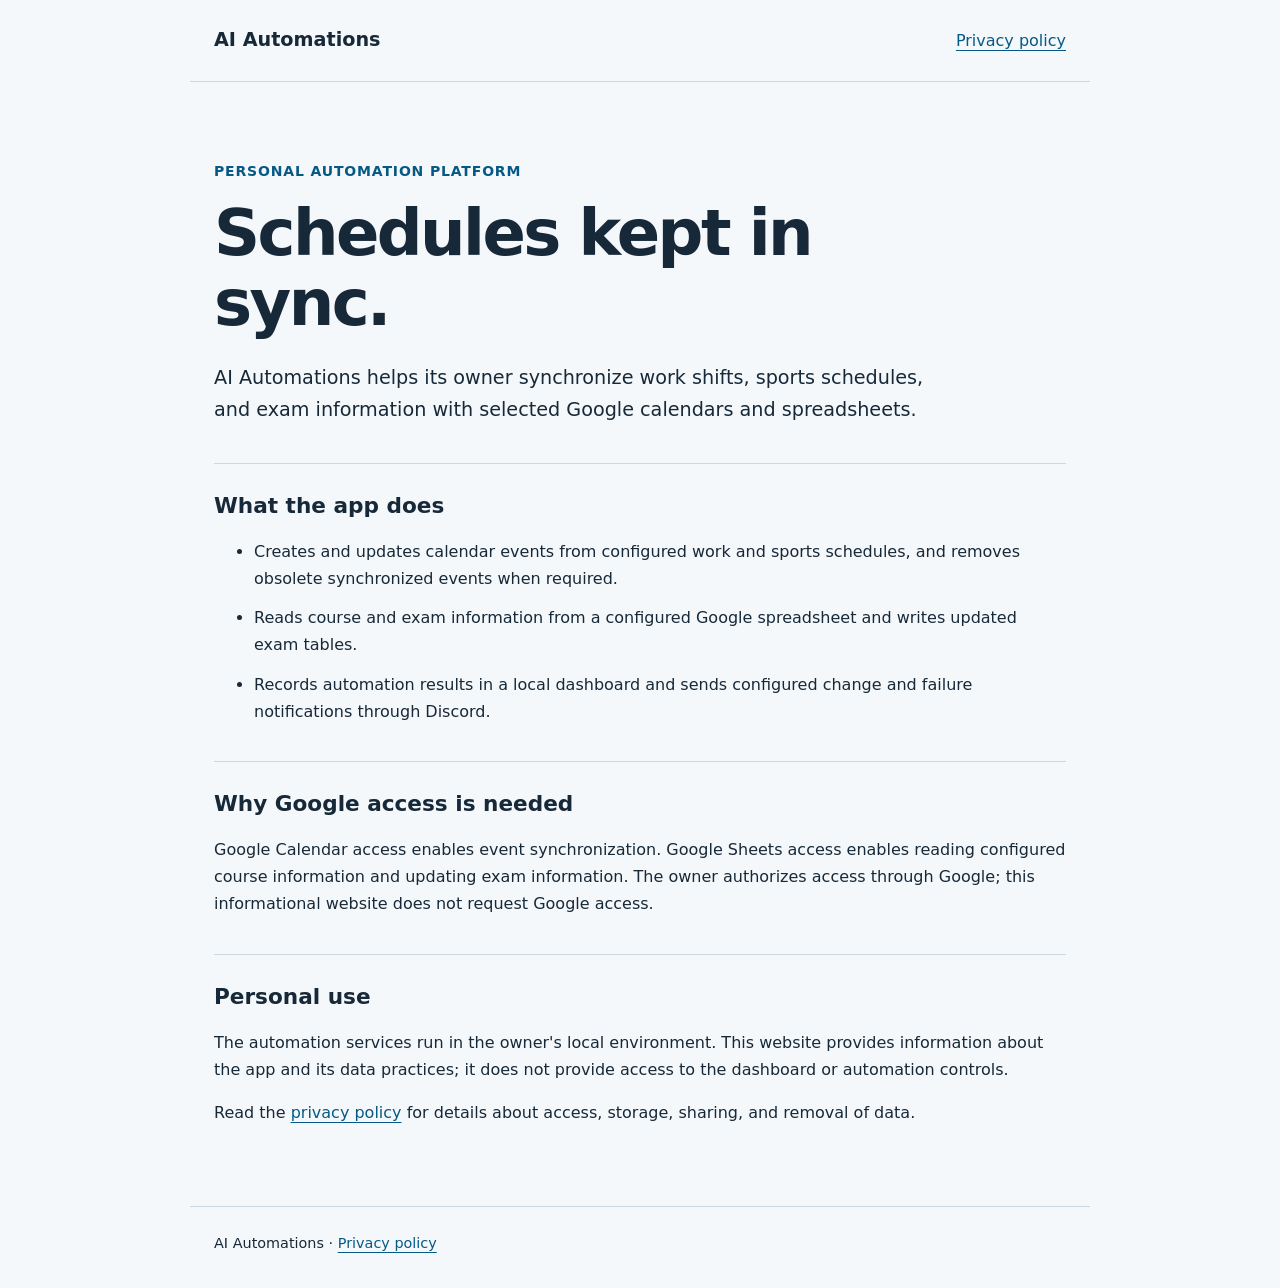
<file: index.html>
<!doctype html>
<html lang="en">
<head>
  <meta charset="utf-8">
  <meta name="viewport" content="width=device-width, initial-scale=1">
  <meta name="description" content="AI Automations is a personal automation platform for schedule and exam synchronization.">
  <title>AI Automations</title>
  <link rel="stylesheet" href="styles.css">
</head>
<body>
  <header><a class="brand" href="index.html">AI Automations</a><nav aria-label="Main"><a href="privacy.html">Privacy policy</a></nav></header>
  <main>
    <p class="eyebrow">Personal automation platform</p>
    <h1>Schedules kept in sync.</h1>
    <p class="intro">AI Automations helps its owner synchronize work shifts, sports schedules, and exam information with selected Google calendars and spreadsheets.</p>
    <section><h2>What the app does</h2>
      <ul><li>Creates and updates calendar events from configured work and sports schedules, and removes obsolete synchronized events when required.</li><li>Reads course and exam information from a configured Google spreadsheet and writes updated exam tables.</li><li>Records automation results in a local dashboard and sends configured change and failure notifications through Discord.</li></ul>
    </section>
    <section><h2>Why Google access is needed</h2><p>Google Calendar access enables event synchronization. Google Sheets access enables reading configured course information and updating exam information. The owner authorizes access through Google; this informational website does not request Google access.</p></section>
    <section><h2>Personal use</h2><p>The automation services run in the owner's local environment. This website provides information about the app and its data practices; it does not provide access to the dashboard or automation controls.</p><p>Read the <a href="privacy.html">privacy policy</a> for details about access, storage, sharing, and removal of data.</p></section>
  </main>
  <footer>AI Automations · <a href="privacy.html">Privacy policy</a></footer>
</body>
</html>
</file>
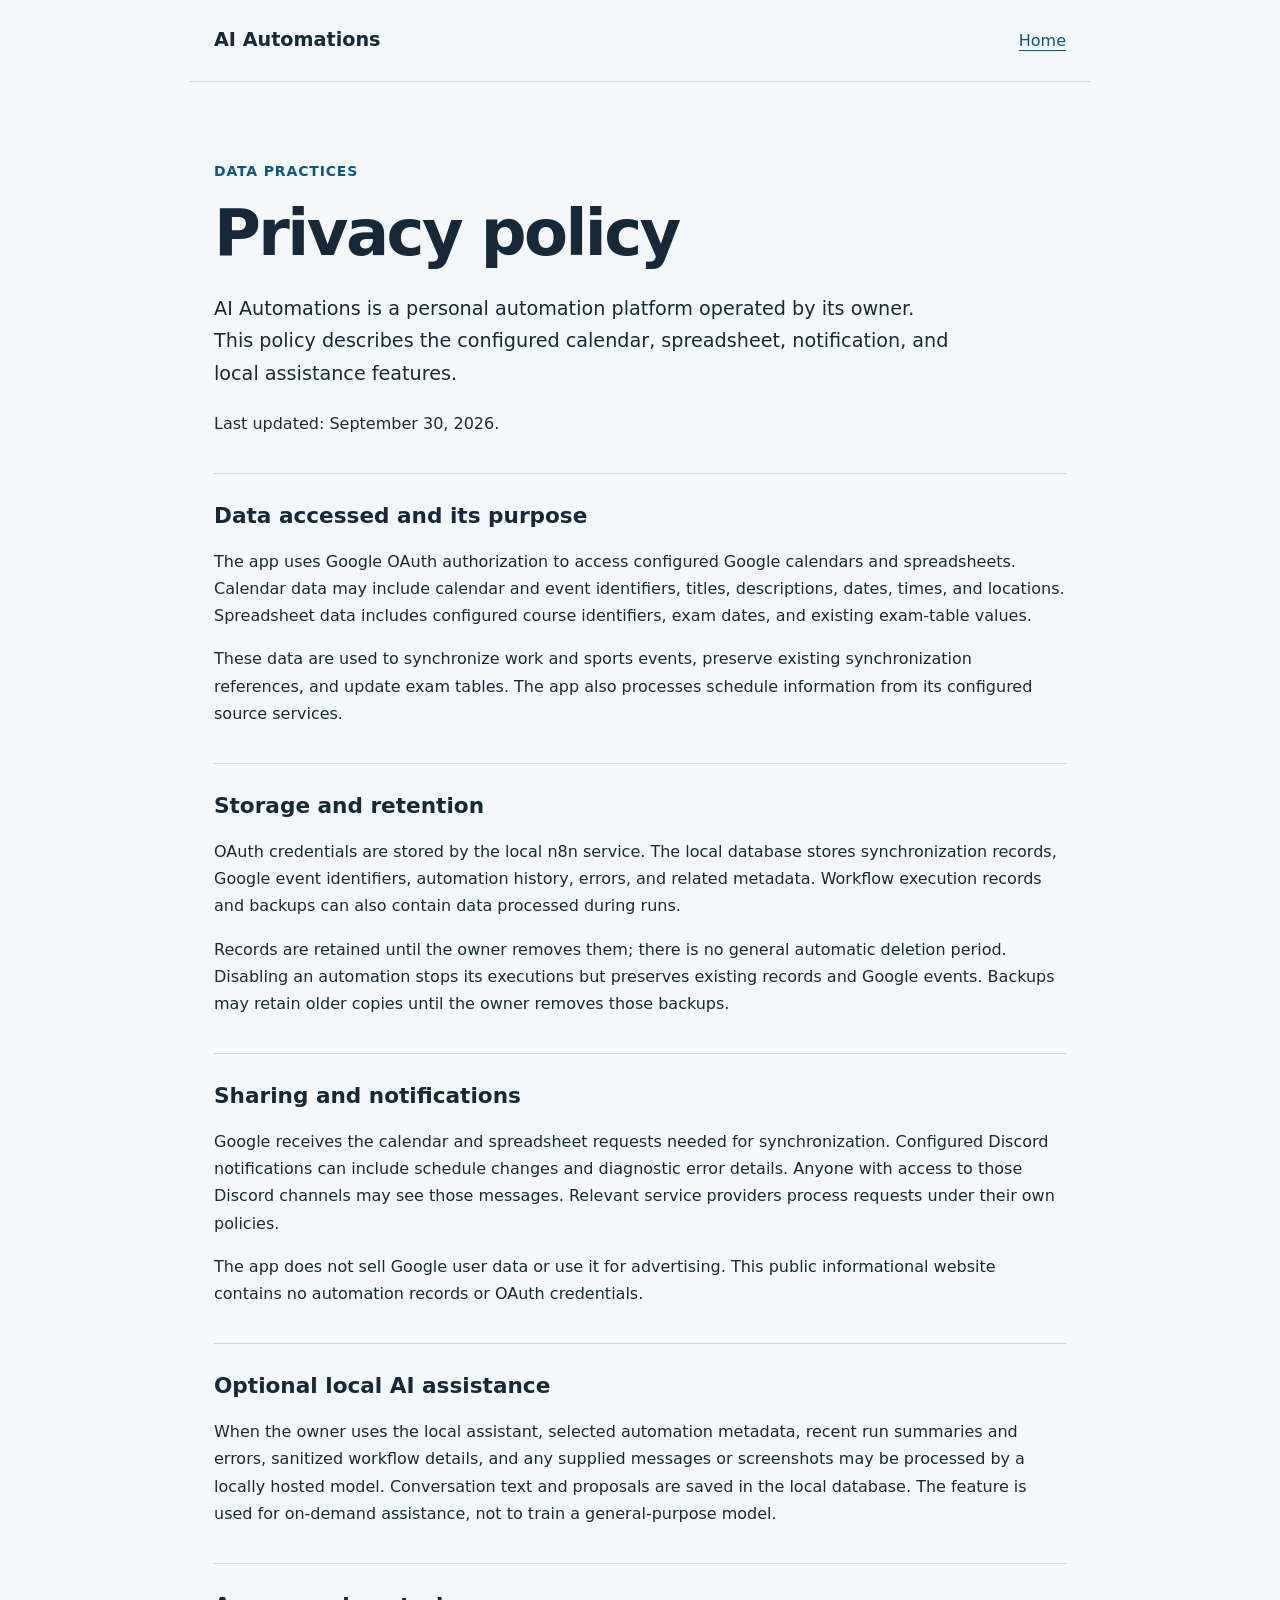
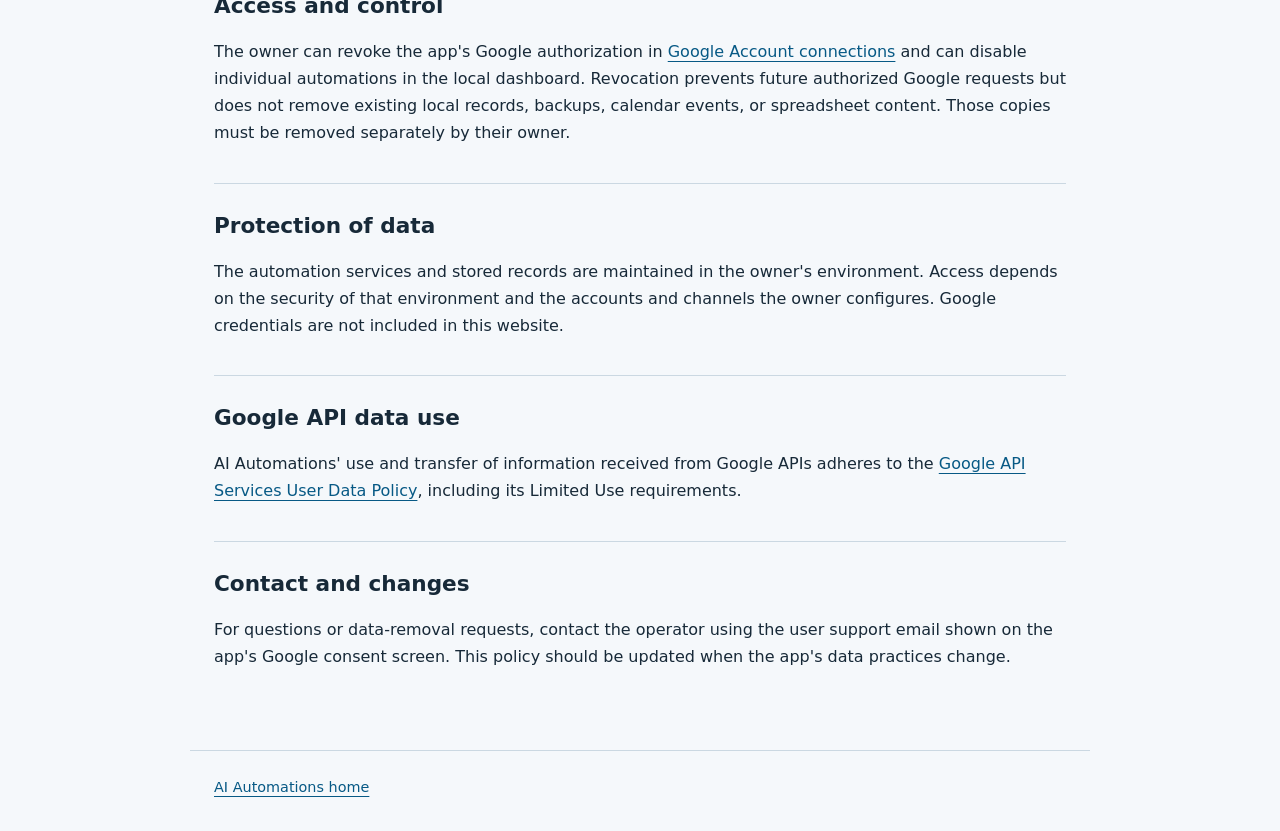
<file: privacy.html>
<!doctype html>
<html lang="en">
<head>
  <meta charset="utf-8">
  <meta name="viewport" content="width=device-width, initial-scale=1">
  <meta name="description" content="How AI Automations accesses, uses, stores, and shares Google user data.">
  <title>Privacy policy · AI Automations</title>
  <link rel="stylesheet" href="styles.css">
</head>
<body>
  <header><a class="brand" href="index.html">AI Automations</a><nav aria-label="Main"><a href="index.html">Home</a></nav></header>
  <main>
    <p class="eyebrow">Data practices</p><h1>Privacy policy</h1><p class="intro">AI Automations is a personal automation platform operated by its owner. This policy describes the configured calendar, spreadsheet, notification, and local assistance features.</p><p>Last updated: September 30, 2026.</p>
    <section><h2>Data accessed and its purpose</h2><p>The app uses Google OAuth authorization to access configured Google calendars and spreadsheets. Calendar data may include calendar and event identifiers, titles, descriptions, dates, times, and locations. Spreadsheet data includes configured course identifiers, exam dates, and existing exam-table values.</p><p>These data are used to synchronize work and sports events, preserve existing synchronization references, and update exam tables. The app also processes schedule information from its configured source services.</p></section>
    <section><h2>Storage and retention</h2><p>OAuth credentials are stored by the local n8n service. The local database stores synchronization records, Google event identifiers, automation history, errors, and related metadata. Workflow execution records and backups can also contain data processed during runs.</p><p>Records are retained until the owner removes them; there is no general automatic deletion period. Disabling an automation stops its executions but preserves existing records and Google events. Backups may retain older copies until the owner removes those backups.</p></section>
    <section><h2>Sharing and notifications</h2><p>Google receives the calendar and spreadsheet requests needed for synchronization. Configured Discord notifications can include schedule changes and diagnostic error details. Anyone with access to those Discord channels may see those messages. Relevant service providers process requests under their own policies.</p><p>The app does not sell Google user data or use it for advertising. This public informational website contains no automation records or OAuth credentials.</p></section>
    <section><h2>Optional local AI assistance</h2><p>When the owner uses the local assistant, selected automation metadata, recent run summaries and errors, sanitized workflow details, and any supplied messages or screenshots may be processed by a locally hosted model. Conversation text and proposals are saved in the local database. The feature is used for on-demand assistance, not to train a general-purpose model.</p></section>
    <section><h2>Access and control</h2><p>The owner can revoke the app's Google authorization in <a href="https://myaccount.google.com/connections">Google Account connections</a> and can disable individual automations in the local dashboard. Revocation prevents future authorized Google requests but does not remove existing local records, backups, calendar events, or spreadsheet content. Those copies must be removed separately by their owner.</p></section>
    <section><h2>Protection of data</h2><p>The automation services and stored records are maintained in the owner's environment. Access depends on the security of that environment and the accounts and channels the owner configures. Google credentials are not included in this website.</p></section>
    <section><h2>Google API data use</h2><p>AI Automations' use and transfer of information received from Google APIs adheres to the <a href="https://developers.google.com/terms/api-services-user-data-policy">Google API Services User Data Policy</a>, including its Limited Use requirements.</p></section>
    <section><h2>Contact and changes</h2><p>For questions or data-removal requests, contact the operator using the user support email shown on the app's Google consent screen. This policy should be updated when the app's data practices change.</p></section>
  </main>
  <footer><a href="index.html">AI Automations home</a></footer>
</body>
</html>
</file>
<file: styles.css>
:root{font-family:system-ui,-apple-system,"Segoe UI",sans-serif;color:#172938;background:#f5f8fb;font-size:16px;line-height:1.7}*{box-sizing:border-box}body{margin:0}header,main,footer{max-width:900px;margin:auto;padding:24px}header{display:flex;justify-content:space-between;align-items:center;gap:24px;border-bottom:1px solid #cbd8e2}.brand{font-size:1.2rem;font-weight:750;text-decoration:none;color:#172938}a{color:#075985;text-underline-offset:4px}a:focus-visible{outline:3px solid #0284c7;outline-offset:5px}main{padding-top:64px;padding-bottom:64px}h1{font-size:clamp(2.5rem,7vw,4rem);line-height:1.08;letter-spacing:-.04em;margin:16px 0 24px;max-width:700px}h2{font-size:1.35rem;line-height:1.3;margin-top:0}.eyebrow{color:#075985;font-weight:700;letter-spacing:.06em;text-transform:uppercase;font-size:.875rem}.intro{font-size:1.2rem;max-width:740px}section{margin-top:36px;padding-top:28px;border-top:1px solid #cbd8e2}li{margin-bottom:12px}footer{border-top:1px solid #cbd8e2;font-size:.9rem;padding-bottom:32px}@media(max-width:480px){header{align-items:flex-start;flex-direction:column;gap:8px}main{padding-top:36px}header,main,footer{padding-left:20px;padding-right:20px}}
</file>
